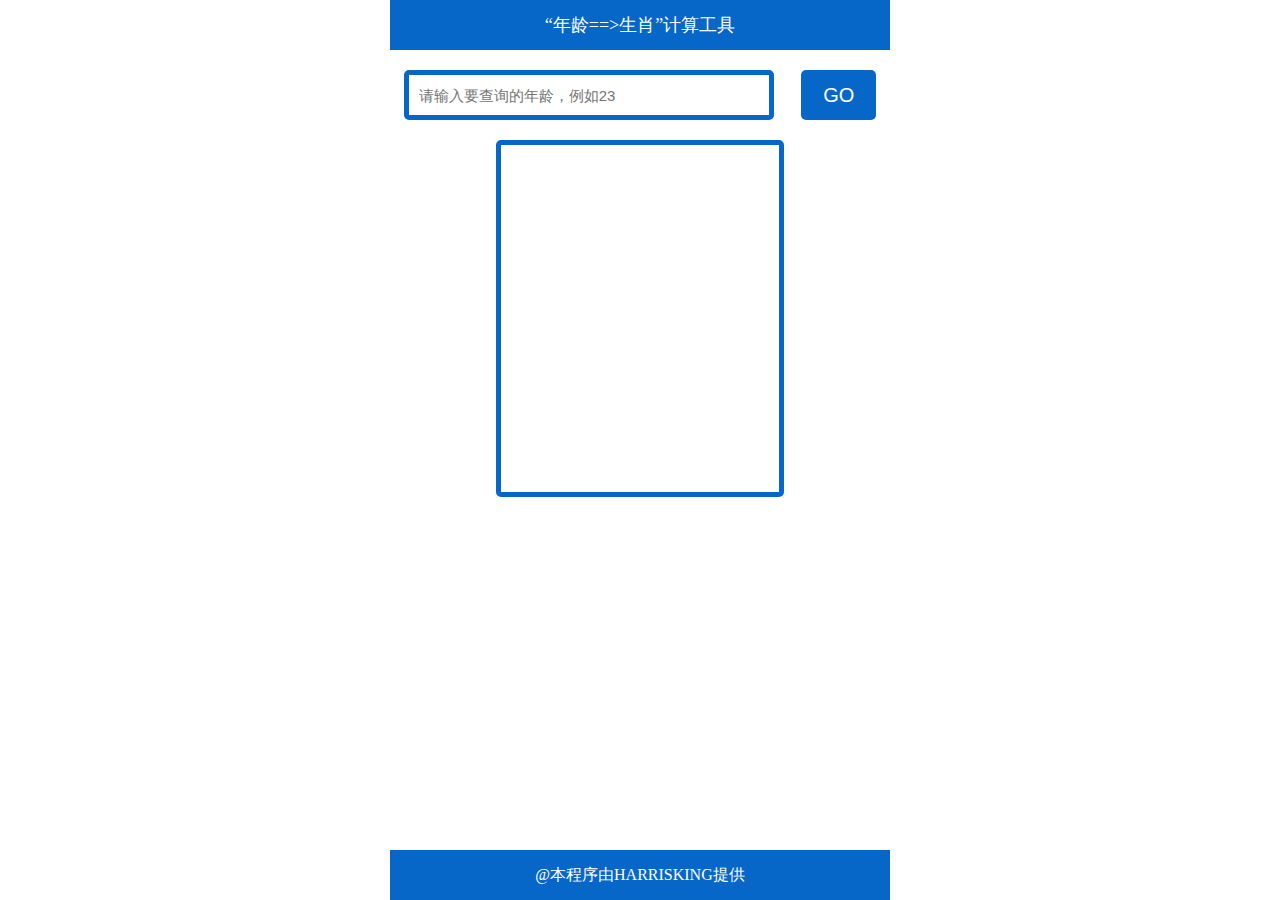
<file: index.html>
<!DOCTYPE html>
<html>
  <head>
    <meta charset="utf-8">
    <meta http-equiv="X-UA-Compatible" content="IE=Edge">
    <meta name="viewport" content="width=device-width, initial-scale=1.0, minimum-scale=1.0, maximum-scale=1.0, user-scalable=no">
    <meta name="format-detection" content="telephone=no" />
    <title>十二生肖计算</title>
    <link rel="stylesheet" href="./css/index.css">
  </head>
  <body>
    <header class="head">
      <p>“年龄==>生肖”计算工具</p>
    </header>
    <section class="main">
      <input type="text" name="" value="" placeholder="请输入要查询的年龄，例如23">
      <button class="btn" type="button" name="button">GO</button>
    </section>
    <div class="output"></div>
    <div class="words"></div>
    <footer class="foot"><span>@本程序由HARRISKING提供</span></footer>
    <script src="./js/jquery-3.2.1.min.js" charset="utf-8"></script>
    <script src="./js/index.js" charset="utf-8"></script>
  </body>
</html>
</file>
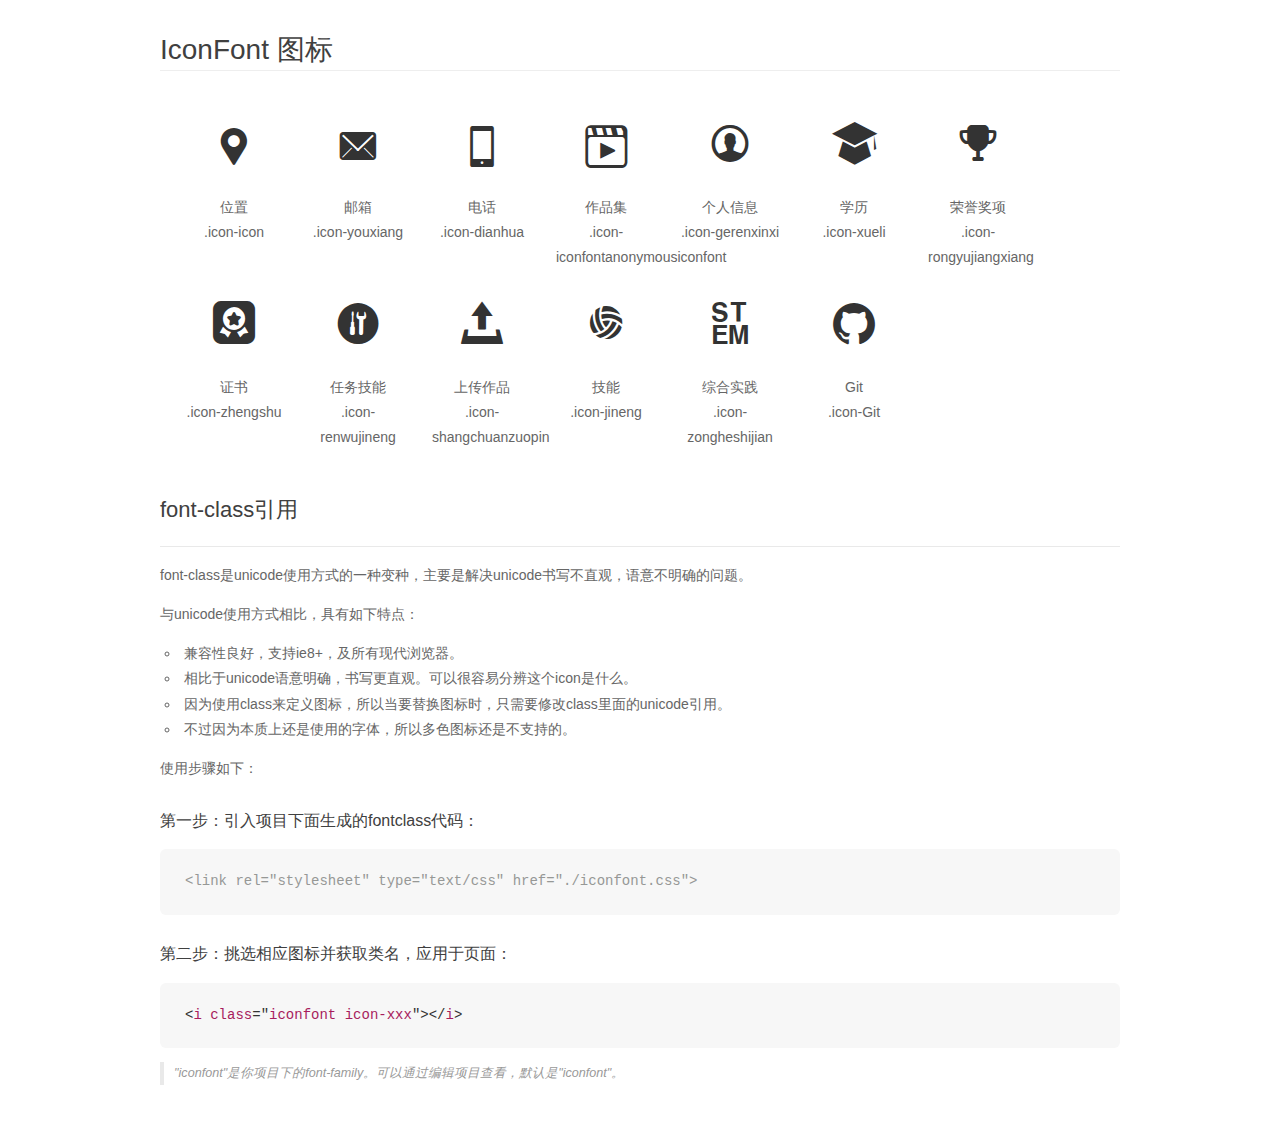
<file: resume/demo_fontclass.html>
<!DOCTYPE html>
<html>
<head>
    <meta charset="utf-8"/>
    <title>IconFont</title>
    <link rel="stylesheet" href="demo.css">
    <link rel="stylesheet" href="iconfont.css">
</head>
<body>
    <div class="main markdown">
        <h1>IconFont 图标</h1>
        <ul class="icon_lists clear">
            
                <li>
                <i class="icon iconfont icon-icon"></i>
                    <div class="name">位置</div>
                    <div class="fontclass">.icon-icon</div>
                </li>
            
                <li>
                <i class="icon iconfont icon-youxiang"></i>
                    <div class="name">邮箱</div>
                    <div class="fontclass">.icon-youxiang</div>
                </li>
            
                <li>
                <i class="icon iconfont icon-dianhua"></i>
                    <div class="name">电话</div>
                    <div class="fontclass">.icon-dianhua</div>
                </li>
            
                <li>
                <i class="icon iconfont icon-iconfontanonymousiconfont"></i>
                    <div class="name">作品集</div>
                    <div class="fontclass">.icon-iconfontanonymousiconfont</div>
                </li>
            
                <li>
                <i class="icon iconfont icon-gerenxinxi"></i>
                    <div class="name">个人信息</div>
                    <div class="fontclass">.icon-gerenxinxi</div>
                </li>
            
                <li>
                <i class="icon iconfont icon-xueli"></i>
                    <div class="name">学历</div>
                    <div class="fontclass">.icon-xueli</div>
                </li>
            
                <li>
                <i class="icon iconfont icon-rongyujiangxiang"></i>
                    <div class="name">荣誉奖项</div>
                    <div class="fontclass">.icon-rongyujiangxiang</div>
                </li>
            
                <li>
                <i class="icon iconfont icon-zhengshu"></i>
                    <div class="name">证书</div>
                    <div class="fontclass">.icon-zhengshu</div>
                </li>
            
                <li>
                <i class="icon iconfont icon-renwujineng"></i>
                    <div class="name">任务技能</div>
                    <div class="fontclass">.icon-renwujineng</div>
                </li>
            
                <li>
                <i class="icon iconfont icon-shangchuanzuopin"></i>
                    <div class="name">上传作品</div>
                    <div class="fontclass">.icon-shangchuanzuopin</div>
                </li>
            
                <li>
                <i class="icon iconfont icon-jineng"></i>
                    <div class="name">技能</div>
                    <div class="fontclass">.icon-jineng</div>
                </li>
            
                <li>
                <i class="icon iconfont icon-zongheshijian"></i>
                    <div class="name">综合实践</div>
                    <div class="fontclass">.icon-zongheshijian</div>
                </li>
            
                <li>
                <i class="icon iconfont icon-Git"></i>
                    <div class="name">Git</div>
                    <div class="fontclass">.icon-Git</div>
                </li>
            
        </ul>

        <h2 id="font-class-">font-class引用</h2>
        <hr>

        <p>font-class是unicode使用方式的一种变种，主要是解决unicode书写不直观，语意不明确的问题。</p>
        <p>与unicode使用方式相比，具有如下特点：</p>
        <ul>
        <li>兼容性良好，支持ie8+，及所有现代浏览器。</li>
        <li>相比于unicode语意明确，书写更直观。可以很容易分辨这个icon是什么。</li>
        <li>因为使用class来定义图标，所以当要替换图标时，只需要修改class里面的unicode引用。</li>
        <li>不过因为本质上还是使用的字体，所以多色图标还是不支持的。</li>
        </ul>
        <p>使用步骤如下：</p>
        <h3 id="-fontclass-">第一步：引入项目下面生成的fontclass代码：</h3>


        <pre><code class="lang-js hljs javascript"><span class="hljs-comment">&lt;link rel="stylesheet" type="text/css" href="./iconfont.css"&gt;</span></code></pre>
        <h3 id="-">第二步：挑选相应图标并获取类名，应用于页面：</h3>
        <pre><code class="lang-css hljs">&lt;<span class="hljs-selector-tag">i</span> <span class="hljs-selector-tag">class</span>="<span class="hljs-selector-tag">iconfont</span> <span class="hljs-selector-tag">icon-xxx</span>"&gt;&lt;/<span class="hljs-selector-tag">i</span>&gt;</code></pre>
        <blockquote>
        <p>"iconfont"是你项目下的font-family。可以通过编辑项目查看，默认是"iconfont"。</p>
        </blockquote>
    </div>
</body>
</html>
</file>
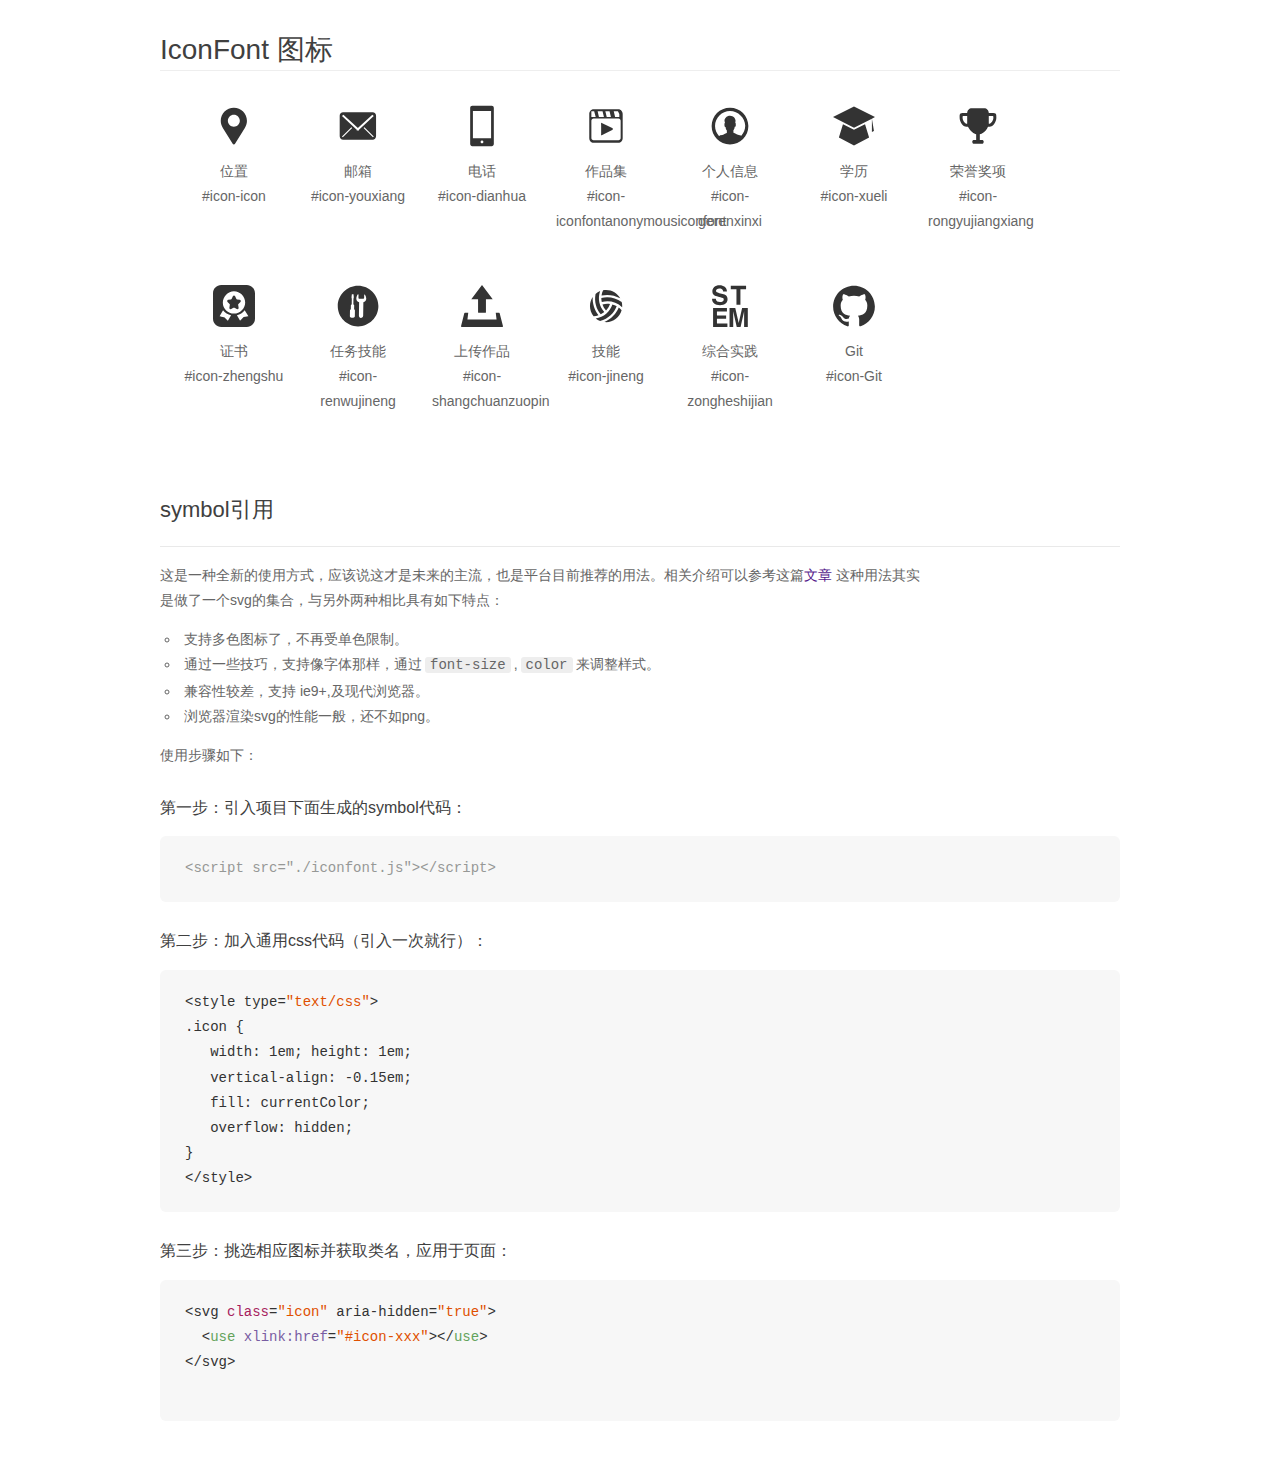
<file: resume/demo_symbol.html>
<!DOCTYPE html>
<html>
<head>
    <meta charset="utf-8"/>
    <title>IconFont</title>
    <link rel="stylesheet" href="demo.css">
    <script src="iconfont.js"></script>

    <style type="text/css">
        .icon {
          /* 通过设置 font-size 来改变图标大小 */
          width: 1em; height: 1em;
          /* 图标和文字相邻时，垂直对齐 */
          vertical-align: -0.15em;
          /* 通过设置 color 来改变 SVG 的颜色/fill */
          fill: currentColor;
          /* path 和 stroke 溢出 viewBox 部分在 IE 下会显示
             normalize.css 中也包含这行 */
          overflow: hidden;
        }

    </style>
</head>
<body>
    <div class="main markdown">
        <h1>IconFont 图标</h1>
        <ul class="icon_lists clear">
            
                <li>
                    <svg class="icon" aria-hidden="true">
                        <use xlink:href="#icon-icon"></use>
                    </svg>
                    <div class="name">位置</div>
                    <div class="fontclass">#icon-icon</div>
                </li>
            
                <li>
                    <svg class="icon" aria-hidden="true">
                        <use xlink:href="#icon-youxiang"></use>
                    </svg>
                    <div class="name">邮箱</div>
                    <div class="fontclass">#icon-youxiang</div>
                </li>
            
                <li>
                    <svg class="icon" aria-hidden="true">
                        <use xlink:href="#icon-dianhua"></use>
                    </svg>
                    <div class="name">电话</div>
                    <div class="fontclass">#icon-dianhua</div>
                </li>
            
                <li>
                    <svg class="icon" aria-hidden="true">
                        <use xlink:href="#icon-iconfontanonymousiconfont"></use>
                    </svg>
                    <div class="name">作品集</div>
                    <div class="fontclass">#icon-iconfontanonymousiconfont</div>
                </li>
            
                <li>
                    <svg class="icon" aria-hidden="true">
                        <use xlink:href="#icon-gerenxinxi"></use>
                    </svg>
                    <div class="name">个人信息</div>
                    <div class="fontclass">#icon-gerenxinxi</div>
                </li>
            
                <li>
                    <svg class="icon" aria-hidden="true">
                        <use xlink:href="#icon-xueli"></use>
                    </svg>
                    <div class="name">学历</div>
                    <div class="fontclass">#icon-xueli</div>
                </li>
            
                <li>
                    <svg class="icon" aria-hidden="true">
                        <use xlink:href="#icon-rongyujiangxiang"></use>
                    </svg>
                    <div class="name">荣誉奖项</div>
                    <div class="fontclass">#icon-rongyujiangxiang</div>
                </li>
            
                <li>
                    <svg class="icon" aria-hidden="true">
                        <use xlink:href="#icon-zhengshu"></use>
                    </svg>
                    <div class="name">证书</div>
                    <div class="fontclass">#icon-zhengshu</div>
                </li>
            
                <li>
                    <svg class="icon" aria-hidden="true">
                        <use xlink:href="#icon-renwujineng"></use>
                    </svg>
                    <div class="name">任务技能</div>
                    <div class="fontclass">#icon-renwujineng</div>
                </li>
            
                <li>
                    <svg class="icon" aria-hidden="true">
                        <use xlink:href="#icon-shangchuanzuopin"></use>
                    </svg>
                    <div class="name">上传作品</div>
                    <div class="fontclass">#icon-shangchuanzuopin</div>
                </li>
            
                <li>
                    <svg class="icon" aria-hidden="true">
                        <use xlink:href="#icon-jineng"></use>
                    </svg>
                    <div class="name">技能</div>
                    <div class="fontclass">#icon-jineng</div>
                </li>
            
                <li>
                    <svg class="icon" aria-hidden="true">
                        <use xlink:href="#icon-zongheshijian"></use>
                    </svg>
                    <div class="name">综合实践</div>
                    <div class="fontclass">#icon-zongheshijian</div>
                </li>
            
                <li>
                    <svg class="icon" aria-hidden="true">
                        <use xlink:href="#icon-Git"></use>
                    </svg>
                    <div class="name">Git</div>
                    <div class="fontclass">#icon-Git</div>
                </li>
            
        </ul>


        <h2 id="symbol-">symbol引用</h2>
        <hr>

        <p>这是一种全新的使用方式，应该说这才是未来的主流，也是平台目前推荐的用法。相关介绍可以参考这篇<a href="">文章</a>
        这种用法其实是做了一个svg的集合，与另外两种相比具有如下特点：</p>
        <ul>
          <li>支持多色图标了，不再受单色限制。</li>
          <li>通过一些技巧，支持像字体那样，通过<code>font-size</code>,<code>color</code>来调整样式。</li>
          <li>兼容性较差，支持 ie9+,及现代浏览器。</li>
          <li>浏览器渲染svg的性能一般，还不如png。</li>
        </ul>
        <p>使用步骤如下：</p>
        <h3 id="-symbol-">第一步：引入项目下面生成的symbol代码：</h3>
        <pre><code class="lang-js hljs javascript"><span class="hljs-comment">&lt;script src="./iconfont.js"&gt;&lt;/script&gt;</span></code></pre>
        <h3 id="-css-">第二步：加入通用css代码（引入一次就行）：</h3>
        <pre><code class="lang-js hljs javascript">&lt;style type=<span class="hljs-string">"text/css"</span>&gt;
.icon {
   width: <span class="hljs-number">1</span>em; height: <span class="hljs-number">1</span>em;
   vertical-align: <span class="hljs-number">-0.15</span>em;
   fill: currentColor;
   overflow: hidden;
}
&lt;<span class="hljs-regexp">/style&gt;</span></code></pre>
        <h3 id="-">第三步：挑选相应图标并获取类名，应用于页面：</h3>
        <pre><code class="lang-js hljs javascript">&lt;svg <span class="hljs-class"><span class="hljs-keyword">class</span></span>=<span class="hljs-string">"icon"</span> aria-hidden=<span class="hljs-string">"true"</span>&gt;<span class="xml"><span class="hljs-tag">
  &lt;<span class="hljs-name">use</span> <span class="hljs-attr">xlink:href</span>=<span class="hljs-string">"#icon-xxx"</span>&gt;</span><span class="hljs-tag">&lt;/<span class="hljs-name">use</span>&gt;</span>
</span>&lt;<span class="hljs-regexp">/svg&gt;
        </span></code></pre>
    </div>
</body>
</html>
</file>
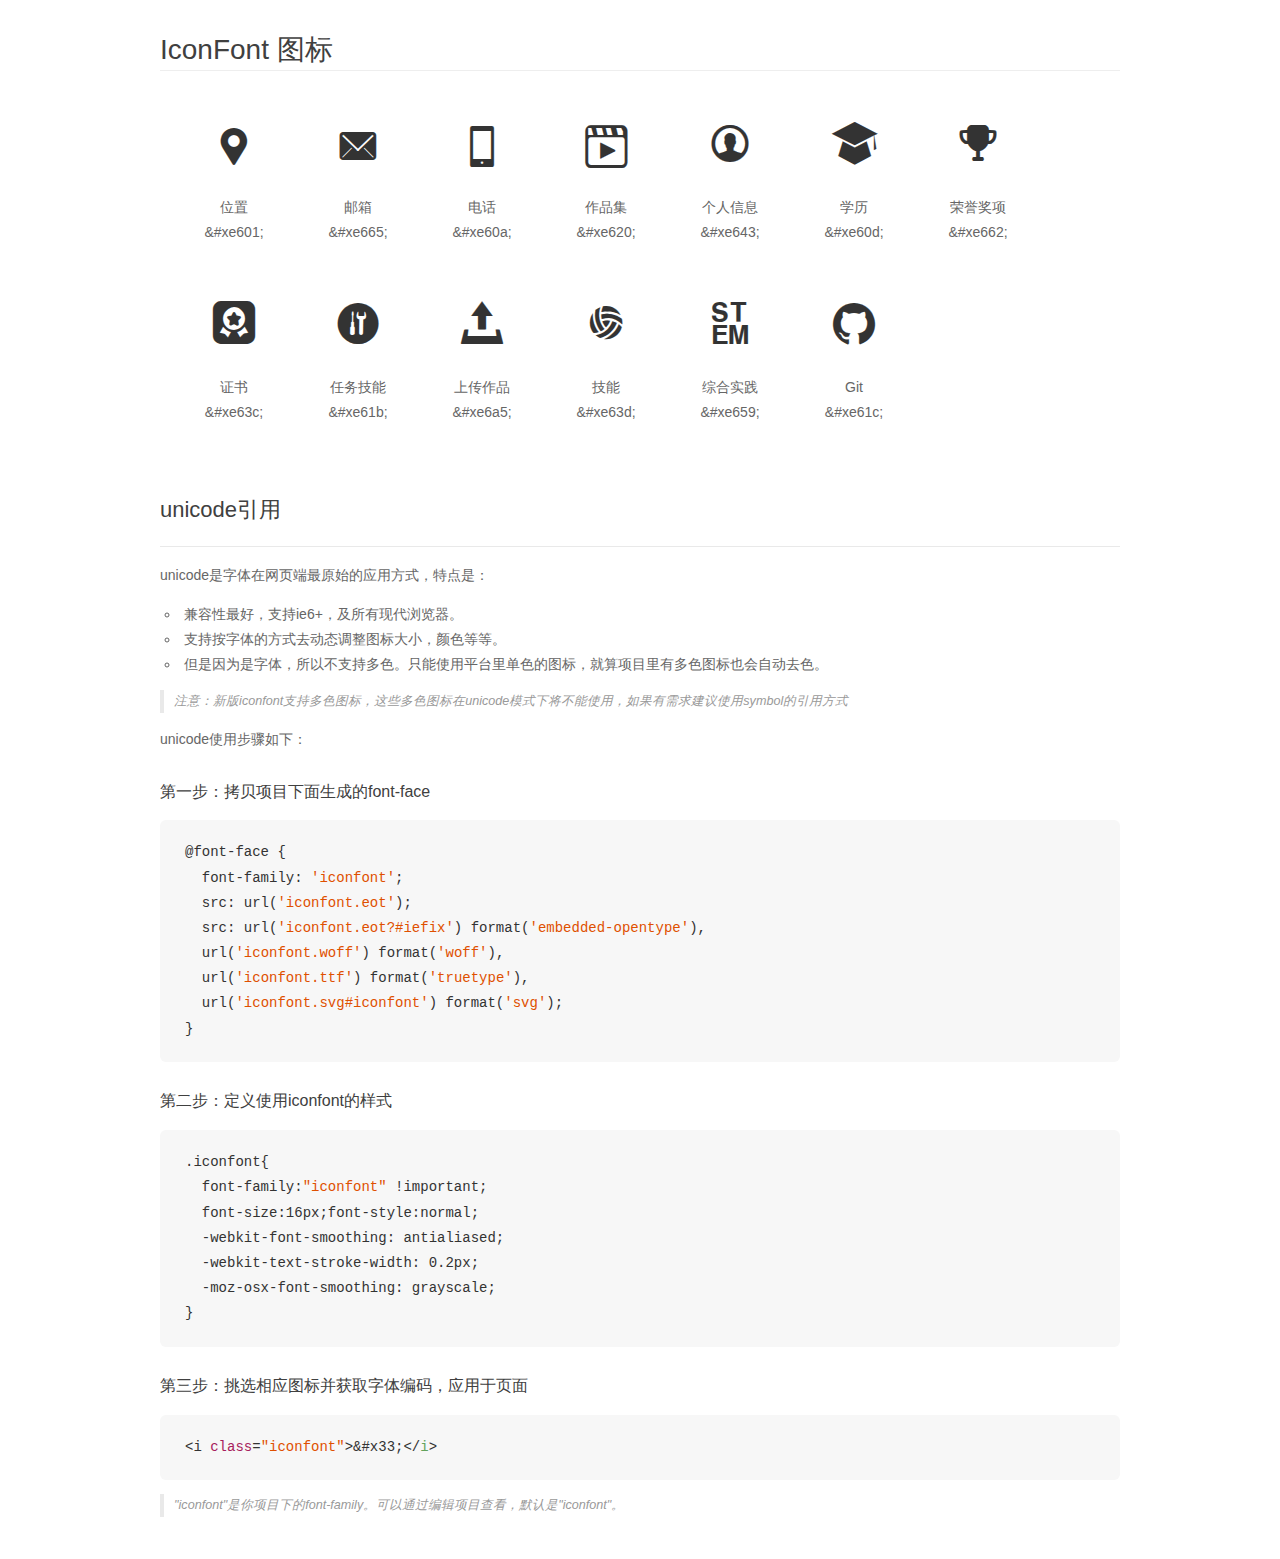
<file: resume/demo_unicode.html>
<!DOCTYPE html>
<html>
<head>
    <meta charset="utf-8"/>
    <title>IconFont</title>
    <link rel="stylesheet" href="demo.css">

    <style type="text/css">

        @font-face {font-family: "iconfont";
          src: url('iconfont.eot'); /* IE9*/
          src: url('iconfont.eot#iefix') format('embedded-opentype'), /* IE6-IE8 */
          url('iconfont.woff') format('woff'), /* chrome, firefox */
          url('iconfont.ttf') format('truetype'), /* chrome, firefox, opera, Safari, Android, iOS 4.2+*/
          url('iconfont.svg#iconfont') format('svg'); /* iOS 4.1- */
        }

        .iconfont {
          font-family:"iconfont" !important;
          font-size:16px;
          font-style:normal;
          -webkit-font-smoothing: antialiased;
          -webkit-text-stroke-width: 0.2px;
          -moz-osx-font-smoothing: grayscale;
        }

    </style>
</head>
<body>
    <div class="main markdown">
        <h1>IconFont 图标</h1>
        <ul class="icon_lists clear">
            
                <li>
                <i class="icon iconfont">&#xe601;</i>
                    <div class="name">位置</div>
                    <div class="code">&amp;#xe601;</div>
                </li>
            
                <li>
                <i class="icon iconfont">&#xe665;</i>
                    <div class="name">邮箱</div>
                    <div class="code">&amp;#xe665;</div>
                </li>
            
                <li>
                <i class="icon iconfont">&#xe60a;</i>
                    <div class="name">电话</div>
                    <div class="code">&amp;#xe60a;</div>
                </li>
            
                <li>
                <i class="icon iconfont">&#xe620;</i>
                    <div class="name">作品集</div>
                    <div class="code">&amp;#xe620;</div>
                </li>
            
                <li>
                <i class="icon iconfont">&#xe643;</i>
                    <div class="name">个人信息</div>
                    <div class="code">&amp;#xe643;</div>
                </li>
            
                <li>
                <i class="icon iconfont">&#xe60d;</i>
                    <div class="name">学历</div>
                    <div class="code">&amp;#xe60d;</div>
                </li>
            
                <li>
                <i class="icon iconfont">&#xe662;</i>
                    <div class="name">荣誉奖项</div>
                    <div class="code">&amp;#xe662;</div>
                </li>
            
                <li>
                <i class="icon iconfont">&#xe63c;</i>
                    <div class="name">证书</div>
                    <div class="code">&amp;#xe63c;</div>
                </li>
            
                <li>
                <i class="icon iconfont">&#xe61b;</i>
                    <div class="name">任务技能</div>
                    <div class="code">&amp;#xe61b;</div>
                </li>
            
                <li>
                <i class="icon iconfont">&#xe6a5;</i>
                    <div class="name">上传作品</div>
                    <div class="code">&amp;#xe6a5;</div>
                </li>
            
                <li>
                <i class="icon iconfont">&#xe63d;</i>
                    <div class="name">技能</div>
                    <div class="code">&amp;#xe63d;</div>
                </li>
            
                <li>
                <i class="icon iconfont">&#xe659;</i>
                    <div class="name">综合实践</div>
                    <div class="code">&amp;#xe659;</div>
                </li>
            
                <li>
                <i class="icon iconfont">&#xe61c;</i>
                    <div class="name">Git</div>
                    <div class="code">&amp;#xe61c;</div>
                </li>
            
        </ul>
        <h2 id="unicode-">unicode引用</h2>
        <hr>

        <p>unicode是字体在网页端最原始的应用方式，特点是：</p>
        <ul>
        <li>兼容性最好，支持ie6+，及所有现代浏览器。</li>
        <li>支持按字体的方式去动态调整图标大小，颜色等等。</li>
        <li>但是因为是字体，所以不支持多色。只能使用平台里单色的图标，就算项目里有多色图标也会自动去色。</li>
        </ul>
        <blockquote>
        <p>注意：新版iconfont支持多色图标，这些多色图标在unicode模式下将不能使用，如果有需求建议使用symbol的引用方式</p>
        </blockquote>
        <p>unicode使用步骤如下：</p>
        <h3 id="-font-face">第一步：拷贝项目下面生成的font-face</h3>
        <pre><code class="lang-js hljs javascript">@font-face {
  font-family: <span class="hljs-string">'iconfont'</span>;
  src: url(<span class="hljs-string">'iconfont.eot'</span>);
  src: url(<span class="hljs-string">'iconfont.eot?#iefix'</span>) format(<span class="hljs-string">'embedded-opentype'</span>),
  url(<span class="hljs-string">'iconfont.woff'</span>) format(<span class="hljs-string">'woff'</span>),
  url(<span class="hljs-string">'iconfont.ttf'</span>) format(<span class="hljs-string">'truetype'</span>),
  url(<span class="hljs-string">'iconfont.svg#iconfont'</span>) format(<span class="hljs-string">'svg'</span>);
}
</code></pre>
        <h3 id="-iconfont-">第二步：定义使用iconfont的样式</h3>
        <pre><code class="lang-js hljs javascript">.iconfont{
  font-family:<span class="hljs-string">"iconfont"</span> !important;
  font-size:<span class="hljs-number">16</span>px;font-style:normal;
  -webkit-font-smoothing: antialiased;
  -webkit-text-stroke-width: <span class="hljs-number">0.2</span>px;
  -moz-osx-font-smoothing: grayscale;
}
</code></pre>
        <h3 id="-">第三步：挑选相应图标并获取字体编码，应用于页面</h3>
        <pre><code class="lang-js hljs javascript">&lt;i <span class="hljs-class"><span class="hljs-keyword">class</span></span>=<span class="hljs-string">"iconfont"</span>&gt;&amp;#x33;<span class="xml"><span class="hljs-tag">&lt;/<span class="hljs-name">i</span>&gt;</span></span></code></pre>

        <blockquote>
        <p>"iconfont"是你项目下的font-family。可以通过编辑项目查看，默认是"iconfont"。</p>
        </blockquote>
    </div>


</body>
</html>
</file>
<file: css/index.css>
header,body,section,p,input,div{
  margin: 0;
  padding: 0;
}

a,button,input,header,section,footer{
  -webkit-tap-highlight-color:rgba(255,0,0,0);
}

body{
  max-width: 500px;
  margin: 0 auto;
}


.head,.foot{
  background-color: #0767c8;
  height: 50px;
  color: #fff;
  text-align: center;
}

.head{
  display: flex;
  justify-content: center;
  align-items: center;
  font-size: 18px;
}


.main{
  display: flex;
  justify-content: space-around;
  margin:20px auto;
}

.main input{
  border: 5px solid #0767c8;
  border-radius: 5px;
  width: 70%;
  height: 40px;
  font-size: 15px;
  padding-left: 10px;
}

.main .btn{
  width: 15%;
  height: 50px;
  background-color: #0767c8;
  border-radius: 5px;
  border: none;
  color:#fff;
  font-size: 20px;
}

.output{
  border: 5px solid #0767c8;
  width: 278.4px;
  height: 347px;
  margin: 0 auto;
  border-radius: 5px;
  display: flex;
  justify-content: center;
  align-items: center;
}

.words{
  width: 200px;
  height: 200px;
  margin: 0 auto;
  display: flex;
  justify-content: center;
  align-items: center;
  font-size: 150px;
  font-weight: bold;
  margin-bottom: 50px;
  color: red;
}

.foot{
  width: 100%;
  position: fixed;
  bottom: 0px;
  display: flex;
  align-items: center;
  justify-content: center;
}
@media screen and (min-width:700px){
  .foot{
    max-width: 500px;

  }
}
</file>
<file: resume/iconfont.css>
@font-face {font-family: "iconfont";
  src: url('iconfont.eot?t=1487741724467'); /* IE9*/
  src: url('iconfont.eot?t=1487741724467#iefix') format('embedded-opentype'), /* IE6-IE8 */
  url('iconfont.woff?t=1487741724467') format('woff'), /* chrome, firefox */
  url('iconfont.ttf?t=1487741724467') format('truetype'), /* chrome, firefox, opera, Safari, Android, iOS 4.2+*/
  url('iconfont.svg?t=1487741724467#iconfont') format('svg'); /* iOS 4.1- */
}

.iconfont {
  font-family:"iconfont" !important;
  font-size:16px;
  font-style:normal;
  -webkit-font-smoothing: antialiased;
  -moz-osx-font-smoothing: grayscale;
}

.icon-icon:before { content: "\e601"; }

.icon-youxiang:before { content: "\e665"; }

.icon-dianhua:before { content: "\e60a"; }

.icon-iconfontanonymousiconfont:before { content: "\e620"; }

.icon-gerenxinxi:before { content: "\e643"; }

.icon-xueli:before { content: "\e60d"; }

.icon-rongyujiangxiang:before { content: "\e662"; }

.icon-zhengshu:before { content: "\e63c"; }

.icon-renwujineng:before { content: "\e61b"; }

.icon-shangchuanzuopin:before { content: "\e6a5"; }

.icon-jineng:before { content: "\e63d"; }

.icon-zongheshijian:before { content: "\e659"; }

.icon-Git:before { content: "\e61c"; }
</file>
<file: resume/demo.css>
*{margin: 0;padding: 0;list-style: none;}
/*
KISSY CSS Reset
理念：1. reset 的目的不是清除浏览器的默认样式，这仅是部分工作。清除和重置是紧密不可分的。
2. reset 的目的不是让默认样式在所有浏览器下一致，而是减少默认样式有可能带来的问题。
3. reset 期望提供一套普适通用的基础样式。但没有银弹，推荐根据具体需求，裁剪和修改后再使用。
特色：1. 适应中文；2. 基于最新主流浏览器。
维护：玉伯<lifesinger@gmail.com>, 正淳<ragecarrier@gmail.com>
 */

/** 清除内外边距 **/
body, h1, h2, h3, h4, h5, h6, hr, p, blockquote, /* structural elements 结构元素 */
dl, dt, dd, ul, ol, li, /* list elements 列表元素 */
pre, /* text formatting elements 文本格式元素 */
form, fieldset, legend, button, input, textarea, /* form elements 表单元素 */
th, td /* table elements 表格元素 */ {
  margin: 0;
  padding: 0;
}

/** 设置默认字体 **/
body,
button, input, select, textarea /* for ie */ {
  font: 12px/1.5 tahoma, arial, \5b8b\4f53, sans-serif;
}
h1, h2, h3, h4, h5, h6 { font-size: 100%; }
address, cite, dfn, em, var { font-style: normal; } /* 将斜体扶正 */
code, kbd, pre, samp { font-family: courier new, courier, monospace; } /* 统一等宽字体 */
small { font-size: 12px; } /* 小于 12px 的中文很难阅读，让 small 正常化 */

/** 重置列表元素 **/
ul, ol { list-style: none; }

/** 重置文本格式元素 **/
a { text-decoration: none; }
a:hover { text-decoration: underline; }


/** 重置表单元素 **/
legend { color: #000; } /* for ie6 */
fieldset, img { border: 0; } /* img 搭车：让链接里的 img 无边框 */
button, input, select, textarea { font-size: 100%; } /* 使得表单元素在 ie 下能继承字体大小 */
/* 注：optgroup 无法扶正 */

/** 重置表格元素 **/
table { border-collapse: collapse; border-spacing: 0; }

/* 清除浮动 */
.ks-clear:after, .clear:after {
  content: '\20';
  display: block;
  height: 0;
  clear: both;
}
.ks-clear, .clear {
  *zoom: 1;
}

.main {
  padding: 30px 100px;
width: 960px;
margin: 0 auto;
}
.main h1{font-size:36px; color:#333; text-align:left;margin-bottom:30px; border-bottom: 1px solid #eee;}

.helps{margin-top:40px;}
.helps pre{
  padding:20px;
  margin:10px 0;
  border:solid 1px #e7e1cd;
  background-color: #fffdef;
  overflow: auto;
}

.icon_lists{
  width: 100% !important;

}

.icon_lists li{
  float:left;
  width: 100px;
  height:180px;
  text-align: center;
  list-style: none !important;
}
.icon_lists .icon{
  font-size: 42px;
  line-height: 100px;
  margin: 10px 0;
  color:#333;
  -webkit-transition: font-size 0.25s ease-out 0s;
  -moz-transition: font-size 0.25s ease-out 0s;
  transition: font-size 0.25s ease-out 0s;

}
.icon_lists .icon:hover{
  font-size: 100px;
}



.markdown {
  color: #666;
  font-size: 14px;
  line-height: 1.8;
}

.highlight {
  line-height: 1.5;
}

.markdown img {
  vertical-align: middle;
  max-width: 100%;
}

.markdown h1 {
  color: #404040;
  font-weight: 500;
  line-height: 40px;
  margin-bottom: 24px;
}

.markdown h2,
.markdown h3,
.markdown h4,
.markdown h5,
.markdown h6 {
  color: #404040;
  margin: 1.6em 0 0.6em 0;
  font-weight: 500;
  clear: both;
}

.markdown h1 {
  font-size: 28px;
}

.markdown h2 {
  font-size: 22px;
}

.markdown h3 {
  font-size: 16px;
}

.markdown h4 {
  font-size: 14px;
}

.markdown h5 {
  font-size: 12px;
}

.markdown h6 {
  font-size: 12px;
}

.markdown hr {
  height: 1px;
  border: 0;
  background: #e9e9e9;
  margin: 16px 0;
  clear: both;
}

.markdown p,
.markdown pre {
  margin: 1em 0;
}

.markdown > p,
.markdown > blockquote,
.markdown > .highlight,
.markdown > ol,
.markdown > ul {
  width: 80%;
}

.markdown ul > li {
  list-style: circle;
}

.markdown > ul li,
.markdown blockquote ul > li {
  margin-left: 20px;
  padding-left: 4px;
}

.markdown > ul li p,
.markdown > ol li p {
  margin: 0.6em 0;
}

.markdown ol > li {
  list-style: decimal;
}

.markdown > ol li,
.markdown blockquote ol > li {
  margin-left: 20px;
  padding-left: 4px;
}

.markdown code {
  margin: 0 3px;
  padding: 0 5px;
  background: #eee;
  border-radius: 3px;
}

.markdown pre {
  border-radius: 6px;
  background: #f7f7f7;
  padding: 20px;
}

.markdown pre code {
  border: none;
  background: #f7f7f7;
  margin: 0;
}

.markdown strong,
.markdown b {
  font-weight: 600;
}

.markdown > table {
  border-collapse: collapse;
  border-spacing: 0px;
  empty-cells: show;
  border: 1px solid #e9e9e9;
  width: 95%;
  margin-bottom: 24px;
}

.markdown > table th {
  white-space: nowrap;
  color: #333;
  font-weight: 600;

}

.markdown > table th,
.markdown > table td {
  border: 1px solid #e9e9e9;
  padding: 8px 16px;
  text-align: left;
}

.markdown > table th {
  background: #F7F7F7;
}

.markdown blockquote {
  font-size: 90%;
  color: #999;
  border-left: 4px solid #e9e9e9;
  padding-left: 0.8em;
  margin: 1em 0;
  font-style: italic;
}

.markdown blockquote p {
  margin: 0;
}

.markdown .anchor {
  opacity: 0;
  transition: opacity 0.3s ease;
  margin-left: 8px;
}

.markdown .waiting {
  color: #ccc;
}

.markdown h1:hover .anchor,
.markdown h2:hover .anchor,
.markdown h3:hover .anchor,
.markdown h4:hover .anchor,
.markdown h5:hover .anchor,
.markdown h6:hover .anchor {
  opacity: 1;
  display: inline-block;
}

.markdown > br,
.markdown > p > br {
  clear: both;
}


.hljs {
  display: block;
  background: white;
  padding: 0.5em;
  color: #333333;
  overflow-x: auto;
}

.hljs-comment,
.hljs-meta {
  color: #969896;
}

.hljs-string,
.hljs-variable,
.hljs-template-variable,
.hljs-strong,
.hljs-emphasis,
.hljs-quote {
  color: #df5000;
}

.hljs-keyword,
.hljs-selector-tag,
.hljs-type {
  color: #a71d5d;
}

.hljs-literal,
.hljs-symbol,
.hljs-bullet,
.hljs-attribute {
  color: #0086b3;
}

.hljs-section,
.hljs-name {
  color: #63a35c;
}

.hljs-tag {
  color: #333333;
}

.hljs-title,
.hljs-attr,
.hljs-selector-id,
.hljs-selector-class,
.hljs-selector-attr,
.hljs-selector-pseudo {
  color: #795da3;
}

.hljs-addition {
  color: #55a532;
  background-color: #eaffea;
}

.hljs-deletion {
  color: #bd2c00;
  background-color: #ffecec;
}

.hljs-link {
  text-decoration: underline;
}

pre{
  background: #fff;
}
</file>
